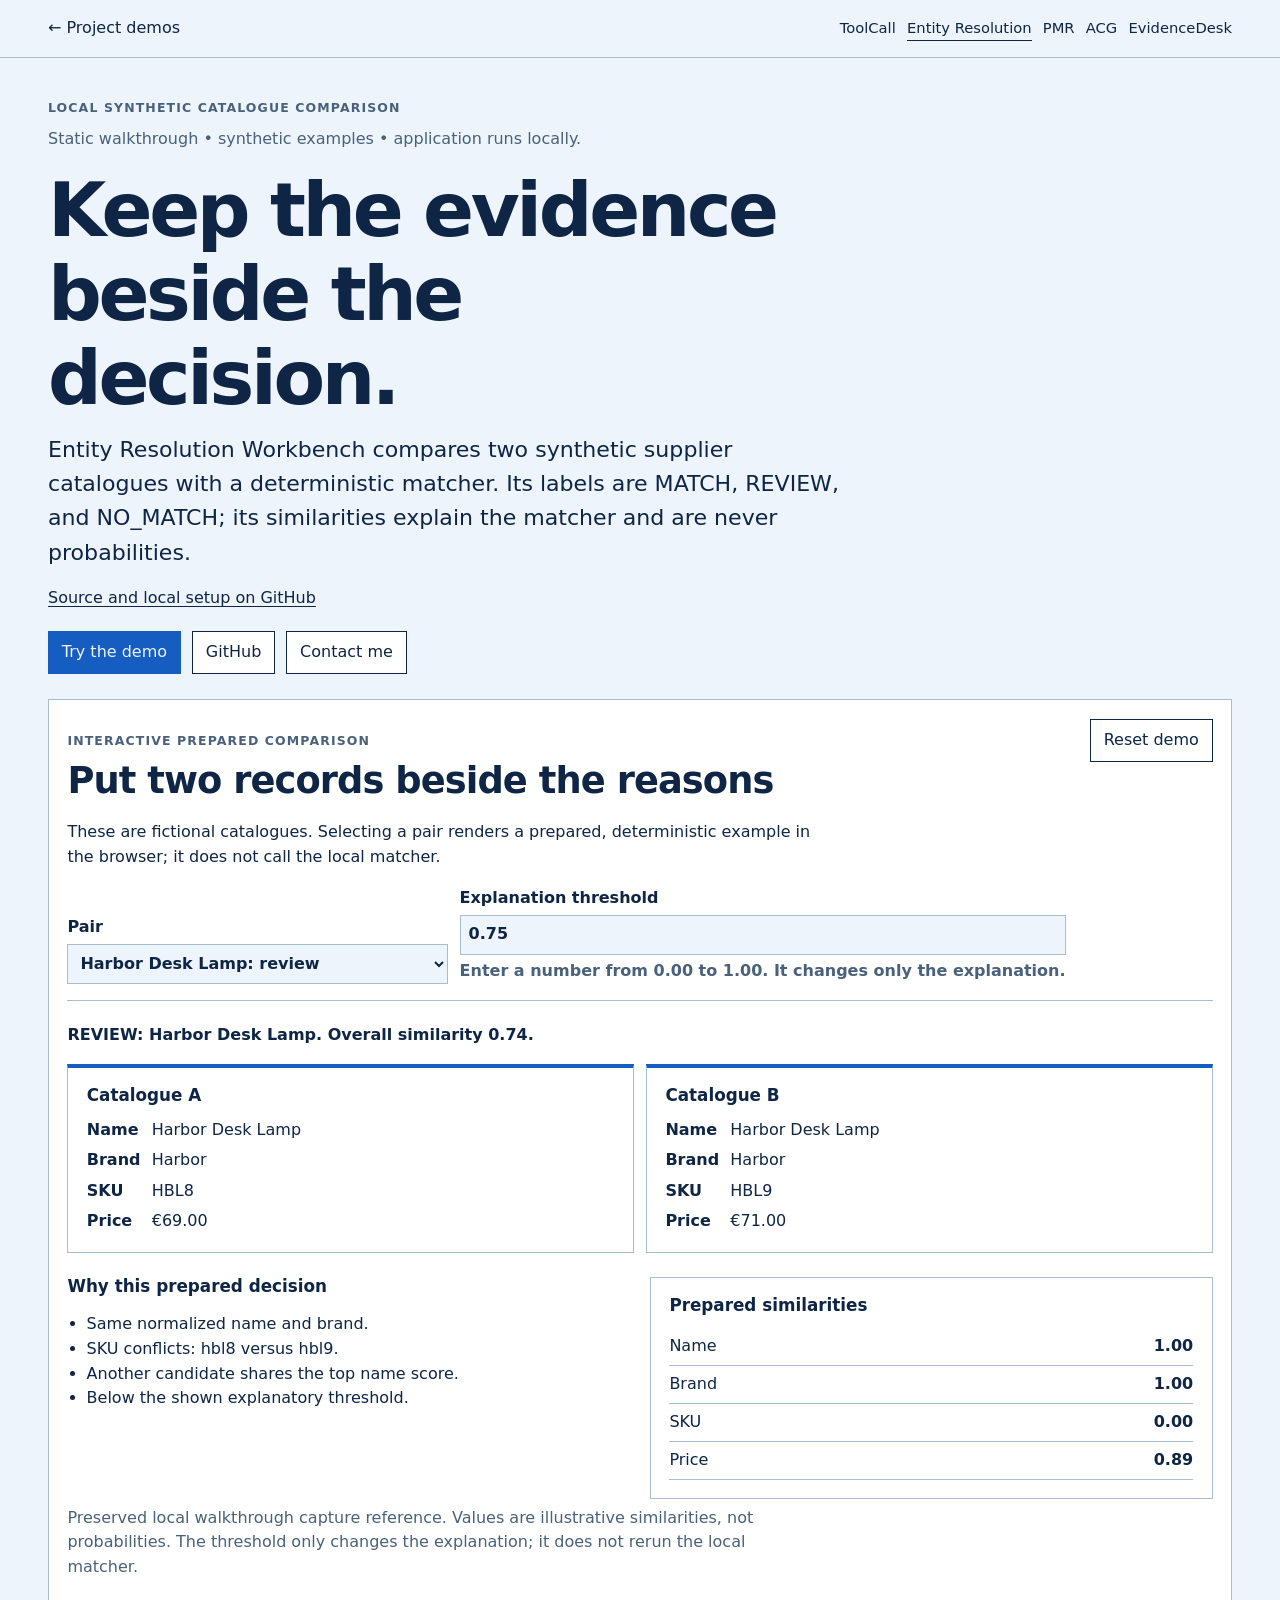
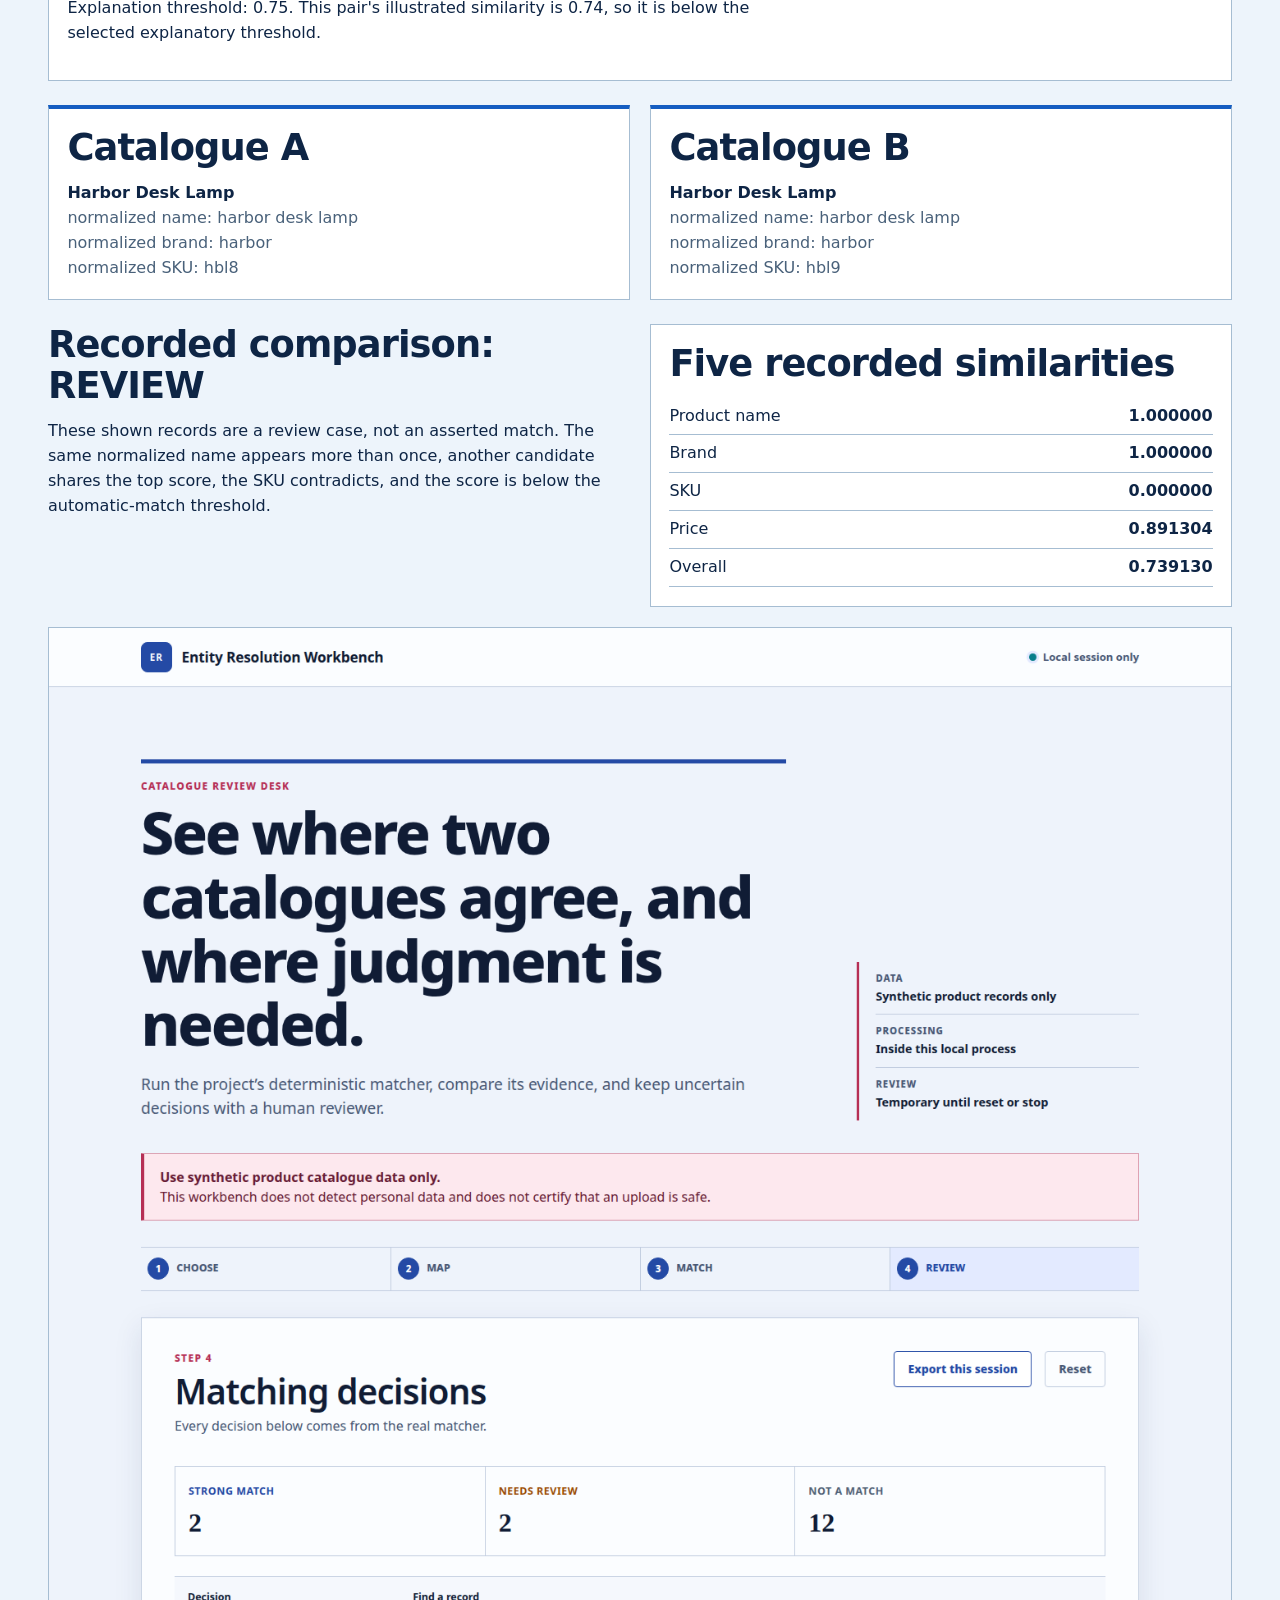
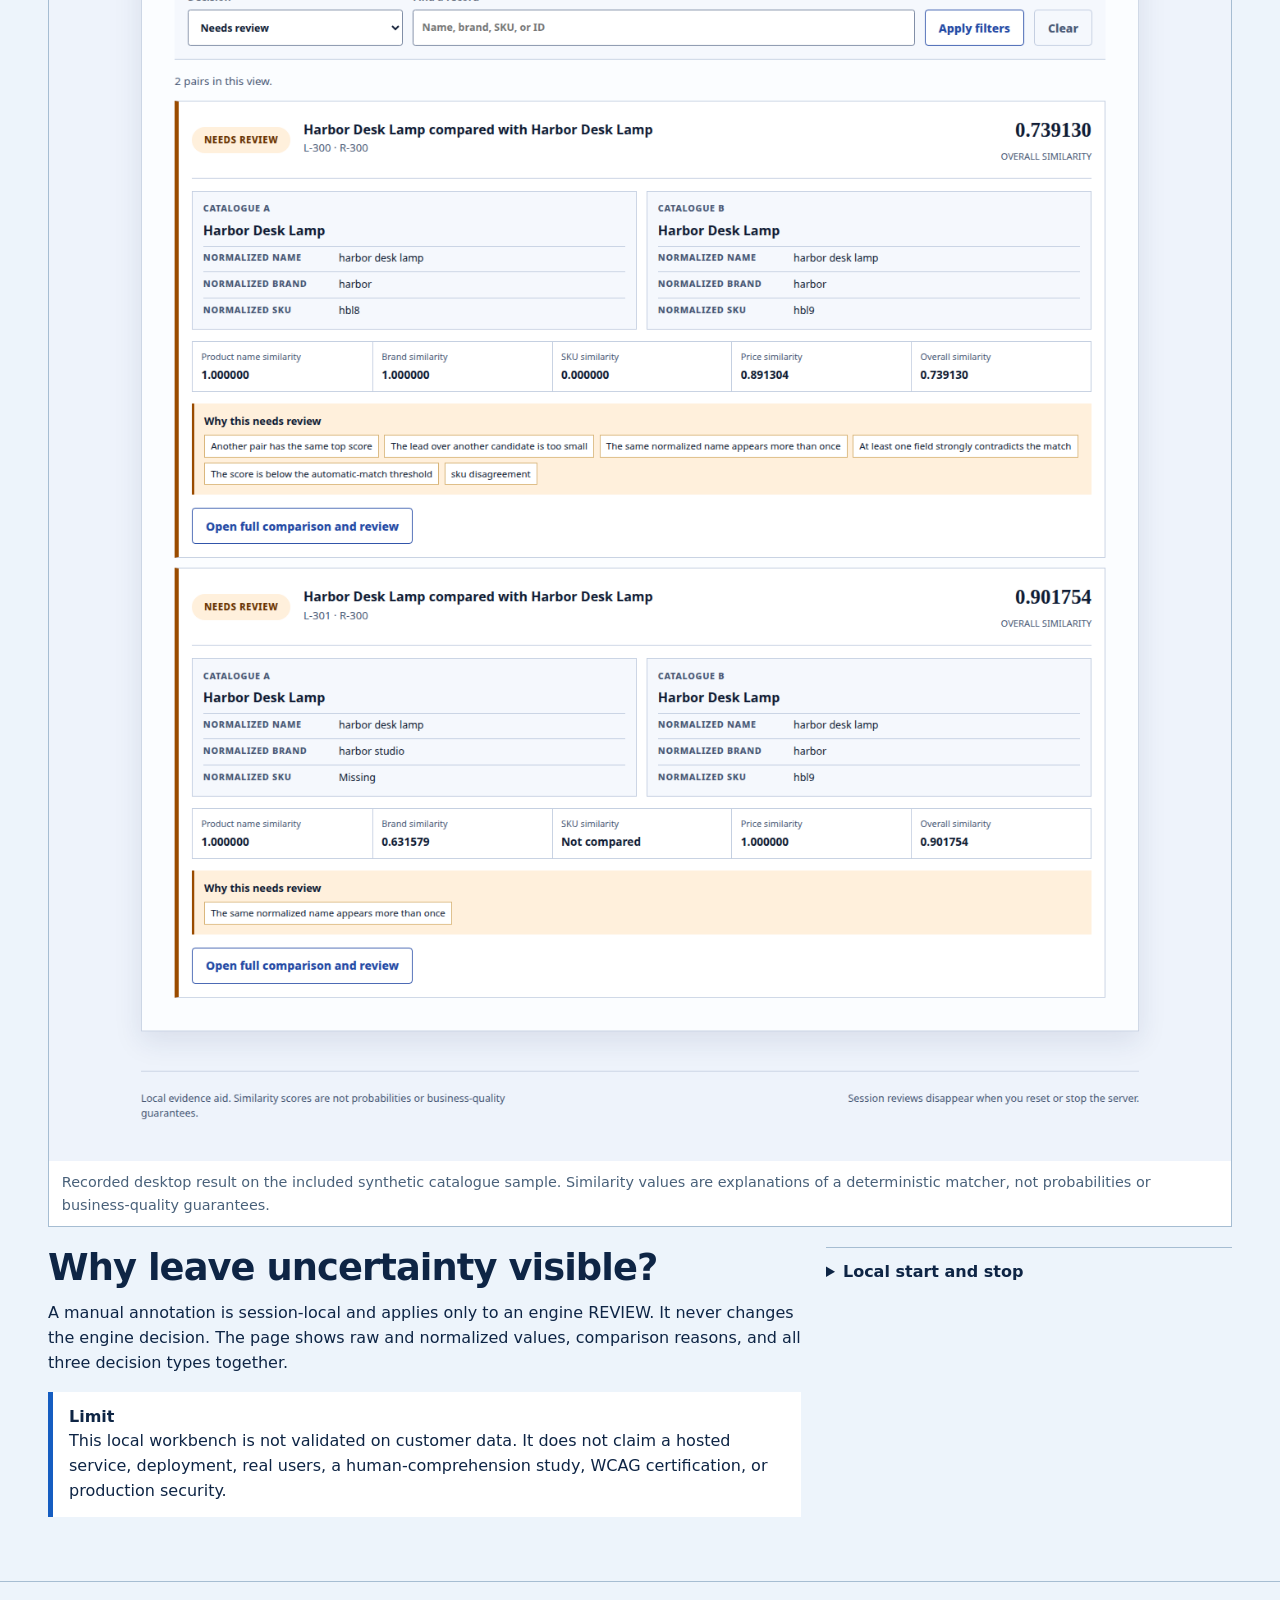
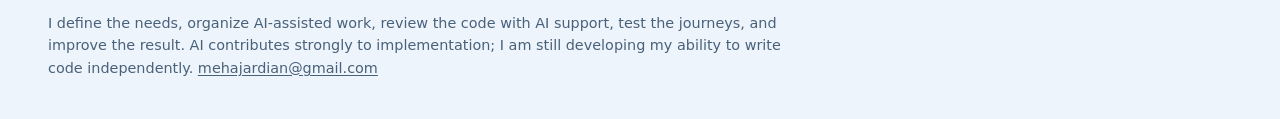
<file: docs/interactive-demo/index.html>
<!doctype html>
<html lang="en">
<head>
<meta charset="utf-8">
<meta name="viewport" content="width=device-width,initial-scale=1">
<title>Entity Resolution Workbench</title>
<link rel="stylesheet" href="site.css">
<link rel="icon" href="data:,">
</head>
<body class="desk" data-demo="entity">
<a class="skip" href="#main">Skip to comparison desk</a>
<header class="site-head">
<a href="https://ardianmehaj.dev/projects/">← Project demos</a>
<nav aria-label="Project navigation">
<a href="https://ardianmehaj.dev/projects/toolcall-replay/">ToolCall</a>
<a aria-current="page" href="./index.html">Entity Resolution</a>
<a href="https://ardianmehaj.dev/projects/postgres-migration-rehearsal/">PMR</a>
<a href="https://ardianmehaj.dev/projects/api-contract-guard/">ACG</a>
<a href="https://ardianmehaj.dev/projects/evidencedesk/">EvidenceDesk</a>
</nav>
</header>
<main class="wrap" id="main" tabindex="-1">
<p class="eyebrow">Local synthetic catalogue comparison</p>
<p class="quiet">Static walkthrough • synthetic examples • application runs locally.</p>
<h1>Keep the evidence beside the decision.</h1>
<p class="lede">Entity Resolution Workbench compares two synthetic supplier catalogues with a deterministic matcher. Its labels are MATCH, REVIEW, and NO_MATCH; its similarities explain the matcher and are never probabilities.</p>
<p><a href="https://github.com/LuxuriantTech/entity-resolution-workbench/tree/main">Source and local setup on GitHub</a></p>
<div class="actions" aria-label="Entity Resolution actions">
<a class="action primary" href="#interactive-demo">Try the demo</a>
<a class="action" href="https://github.com/LuxuriantTech/entity-resolution-workbench/tree/main">GitHub</a>
<a class="action" href="mailto:mehajardian@gmail.com?subject=Entity%20Resolution%20Workbench">Contact me</a>
</div>
<section class="demo" id="interactive-demo" aria-labelledby="entity-demo-title">
<div class="demo-head"><div><p class="eyebrow">Interactive prepared comparison</p><h2 id="entity-demo-title">Put two records beside the reasons</h2></div><button class="action" type="button" id="entity-reset">Reset demo</button></div>
<p>These are fictional catalogues. Selecting a pair renders a prepared, deterministic example in the browser; it does not call the local matcher.</p>
<div class="demo-controls"><label>Pair<select id="entity-select" data-initial="review"><option value="review">Harbor Desk Lamp: review</option><option value="match">Lumen Task Chair: match illustration</option><option value="noMatch">Stoneware Mug: no-match illustration</option></select></label><label>Explanation threshold<input id="threshold" data-initial="0.75" type="number" min="0" max="1" step="0.01" value="0.75" required aria-describedby="threshold-help threshold-error"><span id="threshold-help" class="quiet">Enter a number from 0.00 to 1.00. It changes only the explanation.</span><span id="threshold-error" class="demo-status fail" aria-live="polite" hidden></span></label></div>
<p id="entity-live" class="sr-status" aria-live="polite"></p><div id="entity-output" class="demo-output" aria-live="polite"></div>
</section>
<section class="grid two">
<article class="panel record">
<h2>Catalogue A</h2>
<p>
<strong>Harbor Desk Lamp</strong>
<br>
<span class="quiet">normalized name: harbor desk lamp<br>normalized brand: harbor<br>normalized SKU: hbl8</span>
</p>
</article>
<article class="panel record">
<h2>Catalogue B</h2>
<p>
<strong>Harbor Desk Lamp</strong>
<br>
<span class="quiet">normalized name: harbor desk lamp<br>normalized brand: harbor<br>normalized SKU: hbl9</span>
</p>
</article>
</section>
<section class="grid two spaced">
<article>
<h2>Recorded comparison: REVIEW</h2>
<p>These shown records are a review case, not an asserted match. The same normalized name appears more than once, another candidate shares the top score, the SKU contradicts, and the score is below the automatic-match threshold.</p>
</article>
<article class="panel">
<h2>Five recorded similarities</h2>
<ul class="score-list">
<li>
<span>Product name</span>
<strong>1.000000</strong>
</li>
<li>
<span>Brand</span>
<strong>1.000000</strong>
</li>
<li>
<span>SKU</span>
<strong>0.000000</strong>
</li>
<li>
<span>Price</span>
<strong>0.891304</strong>
</li>
<li>
<span>Overall</span>
<strong>0.739130</strong>
</li>
</ul>
</article>
</section>
<figure class="figure">
<img src="assets/entity-desktop-results.png" alt="Recorded local results screen showing synthetic catalogue comparison cards, with MATCH, REVIEW and NO MATCH decisions and their reasons.">
<figcaption>Recorded desktop result on the included synthetic catalogue sample. Similarity values are explanations of a deterministic matcher, not probabilities or business-quality guarantees.</figcaption>
</figure>
<div class="caption-grid">
<section>
<h2>Why leave uncertainty visible?</h2>
<p>A manual annotation is session-local and applies only to an engine REVIEW. It never changes the engine decision. The page shows raw and normalized values, comparison reasons, and all three decision types together.</p>
</section>
<details>
<summary>Local start and stop</summary>
<pre class="command">
<code>uv sync --frozen
.venv/bin/python scripts/workbench_control.py start --port 8765
.venv/bin/python scripts/workbench_control.py stop</code>
</pre>
<p>Open <code>http://127.0.0.1:8765/</code>. Use only the versioned synthetic sample or small CSV inputs explicitly acknowledged as synthetic. The engine is not a hosted service.</p>
</details>
</div>
<section class="notice">
<strong>Limit</strong>This local workbench is not validated on customer data. It does not claim a hosted service, deployment, real users, a human-comprehension study, WCAG certification, or production security.</section>
</main>
<footer class="site-foot">
<p>I define the needs, organize AI-assisted work, review the code with AI support, test the journeys, and improve the result. AI contributes strongly to implementation; I am still developing my ability to write code independently. <a href="mailto:mehajardian@gmail.com?subject=Entity%20Resolution%20Workbench">mehajardian@gmail.com</a></p>
</footer>
<script src="demo.js"></script>
</body>
</html>
</file>
<file: docs/interactive-demo/site.css>
:root{--ink:#17212b;--paper:#f7f5f0;--muted:#58636d;--line:#c9d0d3;--accent:#146b73;--panel:#fff;--code:#142029;--focus:#e37518;font:16px/1.55 system-ui,-apple-system,"Segoe UI",sans-serif;color:var(--ink);background:var(--paper)}
*{box-sizing:border-box}html{scroll-behavior:smooth}body{margin:0;min-width:0;color:var(--ink);background:var(--paper)}a{color:inherit;text-decoration-thickness:.09em;text-underline-offset:.16em}a:hover{text-decoration-thickness:.16em}a:focus-visible,summary:focus-visible{outline:3px solid var(--focus);outline-offset:3px}.skip{position:absolute;left:.75rem;top:-5rem;background:#fff;color:#000;padding:.5rem .8rem;z-index:5}.skip:focus{top:.75rem}.site-head{border-bottom:1px solid var(--line);padding:1rem max(1rem,calc((100% - 74rem)/2));display:flex;gap:1.2rem;align-items:baseline;justify-content:space-between;flex-wrap:wrap}.site-head a{text-decoration:none}.site-head nav{display:flex;gap:.7rem;flex-wrap:wrap;font-size:.92rem}.site-head nav a{border-bottom:1px solid transparent}.site-head nav a[aria-current="page"]{border-color:currentColor}.wrap{width:min(100% - 2rem,74rem);margin:auto;padding:2.5rem 0 4rem}.eyebrow{margin:0 0 .6rem;font-size:.78rem;font-weight:750;letter-spacing:.09em;text-transform:uppercase;color:var(--muted)}h1,h2,h3{line-height:1.12;margin:0 0 .8rem}h1{font-size:clamp(2.2rem,6vw,4.7rem);letter-spacing:-.045em;max-width:14ch}h2{font-size:clamp(1.4rem,3vw,2.3rem);letter-spacing:-.025em}h3{font-size:1.05rem}p{max-width:74ch;margin:.4rem 0 1rem}.lede{font-size:clamp(1.1rem,2vw,1.38rem);max-width:57ch}.quiet{color:var(--muted)}.rule{border:0;border-top:1px solid var(--line);margin:2.5rem 0}.grid{display:grid;gap:1.25rem}.two{grid-template-columns:repeat(2,minmax(0,1fr))}.three{grid-template-columns:repeat(3,minmax(0,1fr))}.panel{background:var(--panel);border:1px solid var(--line);padding:1.15rem;min-width:0}.panel p:last-child{margin-bottom:0}.tag{display:inline-block;font-size:.78rem;font-weight:750;letter-spacing:.04em;text-transform:uppercase;padding:.18rem .45rem;border:1px solid currentColor}.notice{border-left:5px solid var(--accent);padding:.8rem 1rem;background:var(--panel);max-width:74ch}.notice strong{display:block}.figure{margin:1.25rem 0;border:1px solid var(--line);background:var(--panel)}.figure img{display:block;width:100%;height:auto}.figure figcaption{padding:.65rem .8rem;color:var(--muted);font-size:.9rem}.caption-grid{display:grid;grid-template-columns:1.3fr .7fr;gap:1.5rem;align-items:start}.command{background:var(--code);color:#edf5f4;padding:.85rem;overflow:auto;white-space:pre-wrap;font: .88rem/1.5 ui-monospace,SFMono-Regular,Consolas,monospace}.command code{font:inherit}details{border-top:1px solid var(--line);padding:.75rem 0}summary{cursor:pointer;font-weight:700}details[open] summary{margin-bottom:.6rem}.steps{margin:0;padding-left:1.25rem}.steps li{margin:.42rem 0}.site-foot{border-top:1px solid var(--line);padding:1.5rem max(1rem,calc((100% - 74rem)/2));color:var(--muted);font-size:.9rem}.site-foot p{max-width:84ch}.index h1{max-width:16ch}.index .project-list{display:grid;grid-template-columns:repeat(5,minmax(0,1fr));border-top:1px solid var(--ink);border-bottom:1px solid var(--ink);margin:2.5rem 0}.index .project-list a{padding:1rem .65rem 1.25rem;border-right:1px solid var(--line);text-decoration:none;min-height:12rem;display:flex;flex-direction:column;justify-content:space-between}.index .project-list a:first-child{border-left:1px solid var(--line)}.index .project-list a:hover{background:#fff}.index .project-list strong{font-size:1.05rem;line-height:1.1}.terminal{--ink:#ece8de;--paper:#151a1e;--muted:#b7b4a8;--line:#4c514d;--accent:#e8a132;--panel:#202728;--code:#0e1213}.terminal .site-head,.terminal .site-foot{background:#111517}.terminal .trace{font: .92rem/1.6 ui-monospace,SFMono-Regular,Consolas,monospace;border:1px solid var(--line);padding:1rem;background:#0c1011}.trace b{color:#e8a132}.trace .fail{color:#ffb3a9}.desk{--ink:#0e2545;--paper:#edf4fb;--muted:#49617a;--line:#a6bdd2;--accent:#155dc1;--panel:#fff;--code:#102846}.desk .record{border-top:4px solid var(--accent)}.score-list{list-style:none;padding:0;margin:0}.score-list li{display:flex;justify-content:space-between;gap:1rem;border-bottom:1px solid var(--line);padding:.38rem 0;font-variant-numeric:tabular-nums}.sheet{--ink:#243526;--paper:#f7f2e7;--muted:#596759;--line:#b6c0ad;--accent:#35634b;--panel:#fffdf7;--code:#1f3226;font-family:Georgia,"Times New Roman",serif}.sheet .site-head,.sheet .command{font-family:system-ui,sans-serif}.sheet h1{max-width:17ch}.stages{display:grid;grid-template-columns:repeat(5,minmax(0,1fr));gap:0}.stages div{border:1px solid var(--line);padding:.8rem;min-height:9rem}.stages b{display:block;font-family:system-ui,sans-serif}.guard{--ink:#3a1712;--paper:#f8f0ea;--muted:#744b42;--line:#d7b8ac;--accent:#a93321;--panel:#fffaf7;--code:#31120f}.guard .finding{border-left:7px solid var(--accent);background:#fff}.notebook{--ink:#38183c;--paper:#f8f1f6;--muted:#704f73;--line:#d7bfd5;--accent:#78185f;--panel:#fffaff;--code:#34152f}.notebook h1{max-width:13ch}.metric{font-size:1.7rem;font-weight:750;letter-spacing:-.04em}.negative{border:3px solid var(--accent);padding:1rem;background:#fff}.negative strong{display:block;font-size:1.35rem;color:var(--accent)}
@media (max-width:760px){.wrap{width:min(100% - 1.25rem,74rem);padding-top:1.6rem}.two,.three,.caption-grid{grid-template-columns:1fr}.index .project-list{grid-template-columns:1fr}.index .project-list a{min-height:auto;border-left:1px solid var(--line);border-bottom:1px solid var(--line)}.stages{grid-template-columns:1fr}.stages div{min-height:auto}.site-head{padding-inline:.75rem}.site-foot{padding-inline:.75rem}}

p,code,a,strong{overflow-wrap:anywhere}@media(prefers-reduced-motion:reduce){html{scroll-behavior:auto}}

.spaced{margin-top:1.5rem}
.actions{display:flex;gap:.7rem;flex-wrap:wrap;margin:1.25rem 0 1.6rem}.action{display:inline-flex;align-items:center;min-height:2.7rem;padding:.5rem .8rem;border:1px solid var(--ink);background:var(--panel);font-weight:750;text-decoration:none;cursor:pointer;color:var(--ink);font:inherit}.action.primary{background:var(--accent);color:var(--paper);border-color:var(--accent)}.action:hover{filter:brightness(.96)}button.action:focus-visible,select:focus-visible,input:focus-visible{outline:3px solid var(--focus);outline-offset:3px}.demo{border:1px solid var(--line);background:var(--panel);padding:1.15rem;margin:1.5rem 0}.demo-head{display:flex;gap:1rem;align-items:baseline;justify-content:space-between;flex-wrap:wrap}.demo-controls{display:flex;gap:.7rem;align-items:end;flex-wrap:wrap;margin:1rem 0}.demo label{display:grid;gap:.25rem;font-weight:700;min-width:0}.demo select,.demo input{font:inherit;color:var(--ink);background:var(--paper);border:1px solid var(--line);min-height:2.5rem;padding:.35rem .5rem;max-width:100%}.demo-output{border-top:1px solid var(--line);padding-top:1rem;min-height:5rem}.demo-rows{display:grid;gap:.6rem}.demo-row{border:1px solid var(--line);padding:.7rem;background:var(--paper)}.demo-row[hidden]{display:none}.demo-status{font-weight:750}.demo-status.fail{color:#b32819}.demo-status.pass{color:var(--accent)}.comparison{display:grid;grid-template-columns:1fr 1fr;gap:.75rem}.keyvals{margin:0;display:grid;grid-template-columns:auto 1fr;gap:.35rem .7rem}.keyvals dt{font-weight:750}.keyvals dd{margin:0}.reason-list{padding-left:1.2rem}.stage-step{display:grid;grid-template-columns:auto 1fr;gap:.75rem;align-items:start;padding:.55rem 0;border-bottom:1px solid var(--line)}.stage-step[aria-current="step"]{color:var(--accent);font-weight:750}.stage-number{display:grid;place-items:center;width:1.7rem;height:1.7rem;border:1px solid currentColor;border-radius:50%;font:700 .85rem/1 system-ui,sans-serif}.contract{font: .9rem/1.5 ui-monospace,SFMono-Regular,Consolas,monospace;white-space:pre-wrap;overflow-wrap:anywhere;background:var(--code);color:#edf5f4;padding:.8rem}.source-quote{border-left:4px solid var(--accent);padding:.15rem 0 .15rem .85rem;margin:.75rem 0}.sr-status{position:absolute;width:1px;height:1px;padding:0;margin:-1px;overflow:hidden;clip:rect(0,0,0,0);white-space:nowrap;border:0}
@media (max-width:560px){.comparison{grid-template-columns:1fr}.demo-controls>*{width:100%}.actions>*{flex:1 1 100%;justify-content:center}}
@media (max-width:560px){.demo label,.demo select,.demo input{width:100%;min-width:0}}

.reel { margin: 2rem 0; }
.reel video { display:block; width:100%; max-height:70vh; aspect-ratio:16/9; background:#080b13; }
</file>
